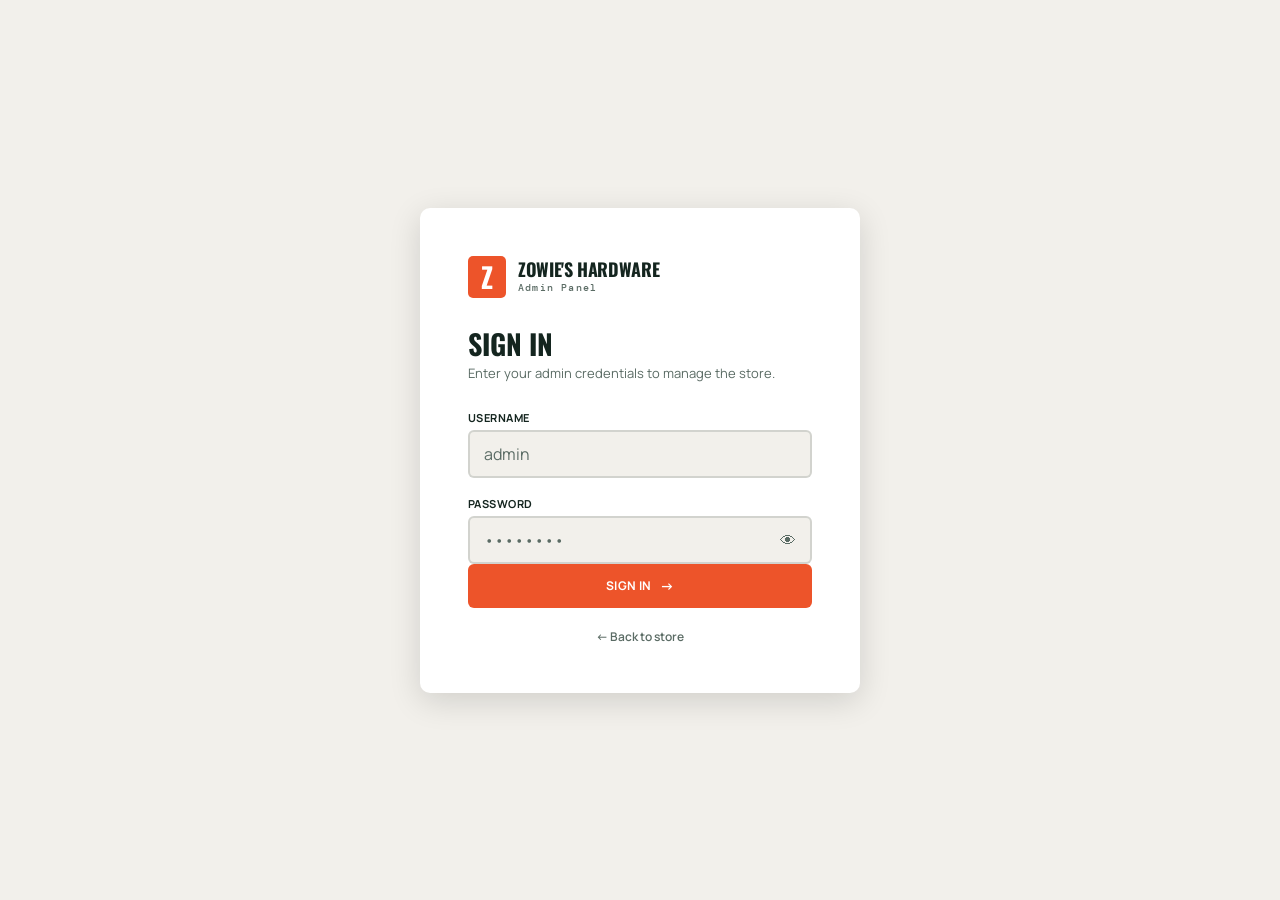
<file: admin.html>
<!doctype html>
<html lang="en" data-theme="light">
  <head>
    <meta charset="UTF-8" />
    <meta name="viewport" content="width=device-width, initial-scale=1.0, viewport-fit=cover" />
    <meta name="robots" content="noindex, nofollow" />
    <title>Admin — Zowie's Hardware</title>
    <link rel="preconnect" href="https://fonts.googleapis.com" />
    <link rel="preconnect" href="https://fonts.gstatic.com" crossorigin />
    <link href="https://fonts.googleapis.com/css2?family=DM+Mono:wght@400;500&family=Manrope:wght@400;500;600;700;800&family=Oswald:wght@500;600;700&display=swap" rel="stylesheet" />
    <link rel="stylesheet" href="admin.css" />
  </head>
  <body>

    <!-- ══════════════════════════════════════════════════════════ -->
    <!--  LOGIN SCREEN                                              -->
    <!-- ══════════════════════════════════════════════════════════ -->
    <div id="login-screen" class="login-screen">
      <div class="login-card">
        <div class="login-logo">
          <span class="brand-mark">Z</span>
          <div>
            <strong>ZOWIE'S HARDWARE</strong>
            <small>Admin Panel</small>
          </div>
        </div>

        <h1>Sign In</h1>
        <p class="login-sub">Enter your admin credentials to manage the store.</p>

        <form id="login-form" novalidate>
          <div class="field-group">
            <label for="login-username">Username</label>
            <input id="login-username" type="text" placeholder="admin" autocomplete="username" required />
          </div>
          <div class="field-group">
            <label for="login-password">Password</label>
            <div class="password-wrap">
              <input id="login-password" type="password" placeholder="••••••••" autocomplete="current-password" required />
              <button type="button" class="show-pw-btn" id="show-pw-btn" aria-label="Show password">👁</button>
            </div>
          </div>
          <p id="login-error" class="login-error" hidden>Incorrect username or password.</p>
          <button type="submit" class="btn btn-primary btn-full" id="login-btn">
            Sign In <span>→</span>
          </button>
        </form>

        <a href="index.html" class="back-to-store">← Back to store</a>
      </div>
    </div>


    <!-- ══════════════════════════════════════════════════════════ -->
    <!--  DASHBOARD                                                 -->
    <!-- ══════════════════════════════════════════════════════════ -->
    <div id="dashboard" class="dashboard" hidden>

      <!-- Sidebar -->
      <aside class="sidebar" id="sidebar">
        <div class="sidebar-brand">
          <span class="brand-mark">Z</span>
          <div>
            <strong>ZOWIE'S</strong>
            <small>Admin</small>
          </div>
        </div>

        <nav class="sidebar-nav">
          <button class="nav-item active" data-section="catalogue">
            <span class="nav-icon">🛒</span> Catalogue
          </button>
          <button class="nav-item" data-section="add-item">
            <span class="nav-icon">➕</span> Add Item
          </button>
          <button class="nav-item" data-section="stats">
            <span class="nav-icon">📊</span> Overview
          </button>
        </nav>

        <div class="sidebar-footer">
          <a href="index.html" class="nav-item nav-link" target="_blank">
            <span class="nav-icon">🌐</span> View Store
          </a>
          <button class="nav-item nav-danger" id="logout-btn">
            <span class="nav-icon">🔓</span> Sign Out
          </button>
        </div>
      </aside>

      <!-- Mobile top bar -->
      <div class="admin-topbar">
        <button class="topbar-menu-btn" id="topbar-menu-btn" aria-label="Toggle menu">☰</button>
        <span class="topbar-title">Zowie's Admin</span>
        <button class="btn btn-sm btn-ghost" id="topbar-logout">Sign Out</button>
      </div>

      <!-- Main content -->
      <main class="admin-main" id="admin-main">

        <!-- ─── SECTION: CATALOGUE ─────────────────────────────── -->
        <section id="section-catalogue" class="admin-section active">
          <div class="section-header">
            <div>
              <h2>Product Catalogue</h2>
              <p class="section-desc">Manage all items sold in your store. Changes appear on the store page immediately.</p>
            </div>
            <div class="section-header-actions">
              <input id="admin-search" type="search" class="admin-search" placeholder="Search products…" autocomplete="off" />
              <div class="filter-row">
                <select id="admin-cat-filter" class="admin-select">
                  <option value="all">All Categories</option>
                </select>
                <select id="admin-stock-filter" class="admin-select">
                  <option value="all">All Stock</option>
                  <option value="instock">In Stock</option>
                  <option value="outofstock">Out of Stock</option>
                </select>
              </div>
            </div>
          </div>

          <!-- Stats bar -->
          <div class="catalogue-stats">
            <div class="stat-pill"><span id="stat-total">0</span> Total</div>
            <div class="stat-pill stat-green"><span id="stat-instock">0</span> In Stock</div>
            <div class="stat-pill stat-red"><span id="stat-outofstock">0</span> Out of Stock</div>
          </div>

          <!-- Product table -->
          <div class="table-wrap">
            <table class="product-table" id="product-table">
              <thead>
                <tr>
                  <th>Item</th>
                  <th>Category</th>
                  <th class="col-price">Price</th>
                  <th class="col-stock">Stock</th>
                  <th class="col-actions">Actions</th>
                </tr>
              </thead>
              <tbody id="product-tbody">
                <!-- Rows injected by JS -->
              </tbody>
            </table>
            <div id="catalogue-empty" class="empty-state" hidden>
              <span>📭</span>
              <p>No products found.</p>
            </div>
          </div>

          <!-- Danger zone -->
          <div class="danger-zone">
            <p><strong>⚠ Reset Catalogue</strong> — Restores all products to factory defaults. This cannot be undone.</p>
            <button class="btn btn-danger" id="reset-catalogue-btn">Reset to Defaults</button>
          </div>
        </section>


        <!-- ─── SECTION: ADD ITEM ──────────────────────────────── -->
        <section id="section-add-item" class="admin-section" hidden>
          <div class="section-header">
            <div>
              <h2 id="item-form-title">Add New Item</h2>
              <p class="section-desc" id="item-form-desc">Fill in the details below to add a product to the store catalogue.</p>
            </div>
          </div>

          <div class="form-card">
            <form id="item-form" novalidate>
              <input type="hidden" id="edit-item-id" value="" />

              <div class="form-grid">
                <div class="field-group">
                  <label for="item-name">Product Name <span class="req">*</span></label>
                  <input id="item-name" type="text" placeholder="e.g. Cement Bag 50kg" required />
                </div>
                <div class="field-group">
                  <label for="item-category">Category <span class="req">*</span></label>
                  <select id="item-category" required>
                    <!-- Populated by JS -->
                  </select>
                </div>
                <div class="field-group">
                  <label for="item-price">Price (R) <span class="req">*</span></label>
                  <input id="item-price" type="number" min="0" step="0.01" placeholder="0.00" required />
                </div>
                <div class="field-group">
                  <label for="item-emoji">Emoji Icon</label>
                  <input id="item-emoji" type="text" placeholder="e.g. 🧱" maxlength="4" />
                  <p class="field-hint">Single emoji shown on the product card.</p>
                </div>
                <div class="field-group field-group-full">
                  <label for="item-description">Description</label>
                  <textarea id="item-description" rows="3" placeholder="Brief product description shown on the store card…"></textarea>
                </div>
                <div class="field-group">
                  <label>Stock Status</label>
                  <div class="toggle-row">
                    <label class="toggle-switch">
                      <input type="checkbox" id="item-instock" checked />
                      <span class="toggle-track"></span>
                    </label>
                    <span id="stock-label">In Stock</span>
                  </div>
                </div>
              </div>

              <div class="form-actions">
                <button type="submit" class="btn btn-primary" id="item-submit-btn">
                  Add to Catalogue <span>→</span>
                </button>
                <button type="button" class="btn btn-ghost" id="item-cancel-btn" hidden>
                  Cancel Edit
                </button>
              </div>

              <div id="item-form-feedback" class="form-feedback" hidden></div>
            </form>
          </div>
        </section>


        <!-- ─── SECTION: OVERVIEW ──────────────────────────────── -->
        <section id="section-stats" class="admin-section" hidden>
          <div class="section-header">
            <div>
              <h2>Store Overview</h2>
              <p class="section-desc">A quick snapshot of your current catalogue.</p>
            </div>
          </div>

          <div class="overview-grid" id="overview-grid">
            <!-- Populated by JS -->
          </div>

          <div class="overview-by-cat">
            <h3>Products by Category</h3>
            <div id="cat-breakdown" class="cat-breakdown">
              <!-- Populated by JS -->
            </div>
          </div>
        </section>

      </main>
    </div><!-- /dashboard -->


    <!-- ══════════════════════════════════════════════════════════ -->
    <!--  EDIT PRICE INLINE MODAL                                   -->
    <!-- ══════════════════════════════════════════════════════════ -->
    <div id="price-modal" class="modal-overlay" hidden role="dialog" aria-modal="true" aria-label="Edit price">
      <div class="modal-box">
        <button class="modal-close" id="price-modal-close" aria-label="Close">✕</button>
        <h3>Edit Price</h3>
        <p id="price-modal-name" class="modal-product-name"></p>
        <div class="field-group">
          <label for="price-modal-input">New Price (R) <span class="req">*</span></label>
          <input id="price-modal-input" type="number" min="0" step="0.01" placeholder="0.00" />
        </div>
        <div class="modal-actions">
          <button class="btn btn-primary" id="price-modal-save">Save Price</button>
          <button class="btn btn-ghost" id="price-modal-cancel">Cancel</button>
        </div>
      </div>
    </div>


    <!-- ══════════════════════════════════════════════════════════ -->
    <!--  CONFIRM DELETE MODAL                                      -->
    <!-- ══════════════════════════════════════════════════════════ -->
    <div id="delete-modal" class="modal-overlay" hidden role="dialog" aria-modal="true" aria-label="Confirm delete">
      <div class="modal-box">
        <button class="modal-close" id="delete-modal-close" aria-label="Close">✕</button>
        <div class="modal-danger-icon">🗑️</div>
        <h3>Delete Product?</h3>
        <p>You are about to remove <strong id="delete-product-name"></strong> from the catalogue. This cannot be undone.</p>
        <div class="modal-actions">
          <button class="btn btn-danger" id="delete-confirm-btn">Yes, Delete</button>
          <button class="btn btn-ghost" id="delete-cancel-btn">Cancel</button>
        </div>
      </div>
    </div>


    <!-- Toast notification -->
    <div id="toast" class="toast" aria-live="polite" aria-atomic="true" hidden></div>

    <script src="catalogue.js"></script>
    <script src="admin.js"></script>
  </body>
</html>
</file>
<file: admin.css>
/* ══════════════════════════════════════════════════════════════════════════
   admin.css — Zowie's Hardware Admin Panel
   ══════════════════════════════════════════════════════════════════════════ */

/* ── Tokens ──────────────────────────────────────────────────────────────── */
:root {
  --orange:    #ed542a;
  --orange-dk: #c63f18;
  --green:     #25d366;
  --red:       #d93025;
  --red-dk:    #b02318;

  --bg:        #f2f0eb;
  --bg-card:   #ffffff;
  --bg-alt:    #e8e4dd;
  --ink:       #14251f;
  --ink-muted: #5a6b64;
  --line:      rgba(20,37,31,.14);

  --sidebar-w:    240px;
  --topbar-h:     56px;
  --radius:       6px;
  --radius-lg:    10px;
  --shadow:       0 2px 12px rgba(0,0,0,.08);
  --shadow-lg:    0 8px 32px rgba(0,0,0,.14);
  --tap:          44px;

  --font-mono: "DM Mono", monospace;
  --font-sans: Manrope, Arial, sans-serif;
  --font-head: Oswald, sans-serif;
}

[data-theme="dark"] {
  --bg:        #111a17;
  --bg-card:   #1e2e28;
  --bg-alt:    #1c2820;
  --ink:       #e8ede9;
  --ink-muted: #8aada0;
  --line:      rgba(255,255,255,.10);
  --shadow:    0 2px 12px rgba(0,0,0,.35);
  --shadow-lg: 0 8px 32px rgba(0,0,0,.50);
}

/* ── Reset ───────────────────────────────────────────────────────────────── */
*, *::before, *::after { box-sizing: border-box; margin: 0; padding: 0; }
html { font-size: 16px; overflow-x: hidden; }
body {
  font-family: var(--font-sans);
  background: var(--bg);
  color: var(--ink);
  min-height: 100vh;
  overflow-x: hidden;
  transition: background .3s, color .3s;
}
img { display: block; max-width: 100%; }
button { font-family: inherit; cursor: pointer; }
a { color: var(--orange); }
:focus-visible { outline: 3px solid var(--orange); outline-offset: 2px; border-radius: 3px; }
.sr-only { position: absolute; width: 1px; height: 1px; overflow: hidden; clip: rect(0,0,0,0); }

/* ══════════════════════════════════════════════════════════════════════════
   BUTTONS
   ══════════════════════════════════════════════════════════════════════════ */
.btn {
  display: inline-flex;
  align-items: center;
  justify-content: center;
  gap: 8px;
  padding: 10px 20px;
  min-height: var(--tap);
  font: 700 12px/1 var(--font-sans);
  text-transform: uppercase;
  letter-spacing: .04em;
  border: none;
  border-radius: var(--radius);
  text-decoration: none;
  transition: opacity .15s, transform .1s, background .2s;
  white-space: nowrap;
}
.btn:hover { opacity: .88; }
.btn:active { transform: scale(.97); }
.btn span { font-size: 14px; }

.btn-primary  { background: var(--orange); color: #fff; }
.btn-primary:hover { background: var(--orange-dk); opacity: 1; }
.btn-ghost    { background: var(--bg-alt); color: var(--ink); border: 1px solid var(--line); }
.btn-ghost:hover { background: var(--line); opacity: 1; }
.btn-danger   { background: var(--red); color: #fff; }
.btn-danger:hover { background: var(--red-dk); opacity: 1; }
.btn-full     { width: 100%; }
.btn-sm       { padding: 6px 14px; min-height: 34px; font-size: 11px; }
.btn-icon     { padding: 8px; min-width: var(--tap); min-height: var(--tap); }

/* ══════════════════════════════════════════════════════════════════════════
   LOGIN SCREEN
   ══════════════════════════════════════════════════════════════════════════ */
.login-screen {
  min-height: 100vh;
  display: flex;
  align-items: center;
  justify-content: center;
  padding: 24px 16px;
  background: var(--bg);
}

.login-card {
  background: var(--bg-card);
  border-radius: var(--radius-lg);
  padding: clamp(32px, 5vw, 48px) clamp(24px, 5vw, 48px);
  width: min(440px, 100%);
  box-shadow: var(--shadow-lg);
}

.login-logo {
  display: flex;
  align-items: center;
  gap: 12px;
  margin-bottom: 32px;
}
.login-logo strong {
  display: block;
  font: 700 18px/1 var(--font-head);
  letter-spacing: -.02em;
  text-transform: uppercase;
  color: var(--ink);
}
.login-logo small {
  display: block;
  font: 500 10px var(--font-mono);
  letter-spacing: .12em;
  color: var(--ink-muted);
  margin-top: 3px;
}

.brand-mark {
  width: 38px;
  height: 42px;
  display: grid;
  place-items: center;
  background: var(--orange);
  color: #fff;
  font: 700 28px/1 var(--font-head);
  border-radius: 5px;
  flex-shrink: 0;
}

.login-card h1 {
  font: 700 28px/1 var(--font-head);
  color: var(--ink);
  text-transform: uppercase;
  margin-bottom: 6px;
}
.login-sub {
  font-size: 13px;
  color: var(--ink-muted);
  margin-bottom: 28px;
}

/* ── Field groups ────────────────────────────────────────────────────────── */
.field-group {
  display: flex;
  flex-direction: column;
  gap: 5px;
  margin-bottom: 18px;
}
.field-group:last-of-type { margin-bottom: 0; }
.field-group label {
  font: 700 11px var(--font-sans);
  color: var(--ink);
  text-transform: uppercase;
  letter-spacing: .04em;
}
.req { color: var(--orange); }
.field-hint { font-size: 11px; color: var(--ink-muted); margin-top: 3px; }

.field-group input,
.field-group select,
.field-group textarea {
  border: 2px solid var(--line);
  border-radius: var(--radius);
  background: var(--bg);
  color: var(--ink);
  font: 14px var(--font-sans);
  font-size: max(16px, 14px);   /* iOS no-zoom */
  padding: 11px 14px;
  outline: none;
  min-height: var(--tap);
  transition: border-color .2s, background .3s;
  width: 100%;
}
.field-group textarea { resize: vertical; min-height: 88px; }
.field-group input::placeholder,
.field-group textarea::placeholder { color: var(--ink-muted); }
.field-group input:focus,
.field-group select:focus,
.field-group textarea:focus { border-color: var(--orange); }
.field-group select { cursor: pointer; }

.password-wrap { position: relative; }
.password-wrap input { padding-right: 46px; }
.show-pw-btn {
  position: absolute;
  top: 50%; right: 12px;
  transform: translateY(-50%);
  border: none;
  background: none;
  font-size: 16px;
  color: var(--ink-muted);
  padding: 4px;
  line-height: 1;
  transition: color .2s;
}
.show-pw-btn:hover { color: var(--orange); }

.login-error {
  background: #fde8e6;
  color: var(--red);
  border: 1px solid #f5c0bb;
  border-radius: var(--radius);
  padding: 10px 14px;
  font-size: 13px;
  margin-bottom: 16px;
}
.login-error[hidden] { display: none; }

.back-to-store {
  display: block;
  text-align: center;
  margin-top: 20px;
  font: 600 12px var(--font-sans);
  color: var(--ink-muted);
  text-decoration: none;
  transition: color .2s;
}
.back-to-store:hover { color: var(--orange); }

/* ══════════════════════════════════════════════════════════════════════════
   DASHBOARD LAYOUT
   ══════════════════════════════════════════════════════════════════════════ */
.dashboard {
  display: flex;
  min-height: 100vh;
}
.dashboard[hidden] { display: none; }

/* ── Sidebar ─────────────────────────────────────────────────────────────── */
.sidebar {
  width: var(--sidebar-w);
  flex-shrink: 0;
  background: var(--ink);
  display: flex;
  flex-direction: column;
  position: sticky;
  top: 0;
  height: 100vh;
  overflow-y: auto;
  transition: background .3s, transform .3s;
  z-index: 200;
}

.sidebar-brand {
  display: flex;
  align-items: center;
  gap: 10px;
  padding: 20px 20px 16px;
  border-bottom: 1px solid rgba(255,255,255,.1);
  margin-bottom: 8px;
}
.sidebar-brand strong {
  display: block;
  font: 700 16px/1 var(--font-head);
  color: #fff;
  letter-spacing: -.02em;
  text-transform: uppercase;
}
.sidebar-brand small {
  font: 500 9px var(--font-mono);
  color: rgba(255,255,255,.5);
  letter-spacing: .12em;
  display: block;
  margin-top: 2px;
}

.sidebar-nav {
  flex: 1;
  padding: 8px 12px;
  display: flex;
  flex-direction: column;
  gap: 3px;
}

.nav-item {
  display: flex;
  align-items: center;
  gap: 10px;
  padding: 11px 14px;
  min-height: var(--tap);
  border: none;
  background: transparent;
  color: rgba(255,255,255,.65);
  font: 600 13px var(--font-sans);
  border-radius: var(--radius);
  text-align: left;
  text-decoration: none;
  transition: background .2s, color .2s;
  cursor: pointer;
  width: 100%;
}
.nav-item:hover { background: rgba(255,255,255,.1); color: #fff; }
.nav-item.active { background: var(--orange); color: #fff; }
.nav-icon { font-size: 16px; flex-shrink: 0; }

.sidebar-footer {
  padding: 10px 12px 20px;
  border-top: 1px solid rgba(255,255,255,.1);
  display: flex;
  flex-direction: column;
  gap: 3px;
  margin-top: 8px;
}
.nav-danger:hover { background: rgba(217,48,37,.3) !important; color: #ff8a80 !important; }

/* ── Mobile topbar (hidden on desktop) ─────────────────────────────────── */
.admin-topbar {
  display: none;
  align-items: center;
  justify-content: space-between;
  padding: 0 16px;
  height: var(--topbar-h);
  background: var(--ink);
  color: #fff;
  position: sticky;
  top: 0;
  z-index: 210;
}
.topbar-menu-btn {
  border: none; background: none;
  color: #fff; font-size: 22px;
  min-width: var(--tap); min-height: var(--tap);
  display: flex; align-items: center; justify-content: center;
  border-radius: 4px;
  transition: background .2s;
}
.topbar-menu-btn:hover { background: rgba(255,255,255,.15); }
.topbar-title { font: 700 15px var(--font-head); text-transform: uppercase; letter-spacing: .04em; }

/* Mobile sidebar overlay */
.sidebar-overlay {
  display: none;
  position: fixed; inset: 0;
  background: rgba(0,0,0,.5);
  z-index: 195;
  backdrop-filter: blur(3px);
}
.sidebar-overlay.open { display: block; }

/* ── Main area ───────────────────────────────────────────────────────────── */
.admin-main {
  flex: 1;
  min-width: 0;
  overflow-y: auto;
  padding: clamp(20px, 3vw, 40px) clamp(16px, 3vw, 40px);
  display: flex;
  flex-direction: column;
  gap: 0;
}

/* ── Admin section ───────────────────────────────────────────────────────── */
.admin-section { display: none; }
.admin-section.active { display: block; }

.section-header {
  display: flex;
  justify-content: space-between;
  align-items: flex-start;
  flex-wrap: wrap;
  gap: 16px;
  margin-bottom: 24px;
}
.section-header h2 {
  font: 700 clamp(22px, 3vw, 30px)/1 var(--font-head);
  color: var(--ink);
  text-transform: uppercase;
  letter-spacing: -.02em;
}
.section-desc { font-size: 13px; color: var(--ink-muted); margin-top: 4px; }

.section-header-actions {
  display: flex;
  flex-direction: column;
  gap: 8px;
  align-items: flex-end;
}

/* ── Admin search ────────────────────────────────────────────────────────── */
.admin-search {
  border: 2px solid var(--line);
  border-radius: 24px;
  background: var(--bg-card);
  color: var(--ink);
  font: 13px var(--font-sans);
  font-size: max(16px, 13px);
  padding: 9px 16px;
  outline: none;
  min-height: var(--tap);
  min-width: 220px;
  transition: border-color .2s;
}
.admin-search:focus { border-color: var(--orange); }

.filter-row { display: flex; gap: 8px; flex-wrap: wrap; }
.admin-select {
  border: 2px solid var(--line);
  border-radius: var(--radius);
  background: var(--bg-card);
  color: var(--ink);
  font: 12px var(--font-sans);
  font-size: max(16px, 12px);
  padding: 7px 12px;
  outline: none;
  min-height: var(--tap);
  cursor: pointer;
  transition: border-color .2s;
}
.admin-select:focus { border-color: var(--orange); }

/* ── Catalogue stats ─────────────────────────────────────────────────────── */
.catalogue-stats {
  display: flex;
  gap: 10px;
  margin-bottom: 20px;
  flex-wrap: wrap;
}
.stat-pill {
  background: var(--bg-card);
  border: 1px solid var(--line);
  border-radius: 20px;
  padding: 6px 14px;
  font: 700 12px var(--font-mono);
  color: var(--ink-muted);
  display: flex;
  align-items: center;
  gap: 6px;
}
.stat-pill span { color: var(--ink); font-size: 15px; }
.stat-green span { color: #1d8a3c; }
.stat-red span   { color: var(--red); }

/* ── Product table ───────────────────────────────────────────────────────── */
.table-wrap {
  background: var(--bg-card);
  border-radius: var(--radius-lg);
  box-shadow: var(--shadow);
  overflow-x: auto;
  margin-bottom: 32px;
  -webkit-overflow-scrolling: touch;
}

.product-table {
  width: 100%;
  border-collapse: collapse;
  font-size: 13px;
}
.product-table th {
  padding: 12px 16px;
  text-align: left;
  font: 700 10px var(--font-mono);
  letter-spacing: .06em;
  text-transform: uppercase;
  color: var(--ink-muted);
  border-bottom: 2px solid var(--line);
  white-space: nowrap;
  background: var(--bg-alt);
}
.product-table td {
  padding: 12px 16px;
  border-bottom: 1px solid var(--line);
  vertical-align: middle;
  color: var(--ink);
}
.product-table tbody tr:last-child td { border-bottom: 0; }
.product-table tbody tr:hover td { background: var(--bg-alt); }

/* Product name cell */
.td-product {
  display: flex;
  align-items: center;
  gap: 10px;
}
.td-emoji {
  font-size: 22px;
  flex-shrink: 0;
  line-height: 1;
}
.td-name { font-weight: 700; color: var(--ink); }
.td-desc { font-size: 11px; color: var(--ink-muted); margin-top: 2px; max-width: 280px; }

.col-price   { width: 120px; }
.col-stock   { width: 110px; }
.col-actions { width: 140px; }

/* Inline price display */
.price-display {
  display: flex;
  align-items: center;
  gap: 6px;
}
.price-value {
  font: 700 14px var(--font-head);
  color: var(--orange);
}
.btn-edit-price {
  border: none;
  background: var(--bg-alt);
  border-radius: 4px;
  padding: 4px 8px;
  font: 700 10px var(--font-mono);
  color: var(--ink-muted);
  cursor: pointer;
  transition: background .2s, color .2s;
  min-height: 28px;
}
.btn-edit-price:hover { background: var(--orange); color: #fff; }

/* Stock badge */
.stock-badge {
  display: inline-flex;
  align-items: center;
  gap: 5px;
  padding: 4px 10px;
  border-radius: 20px;
  font: 700 10px var(--font-mono);
  letter-spacing: .04em;
  cursor: pointer;
  border: none;
  transition: opacity .15s;
  white-space: nowrap;
}
.stock-badge:hover { opacity: .8; }
.stock-badge.in-stock  { background: #d4edda; color: #1d6a35; }
.stock-badge.out-stock { background: #fde8e6; color: var(--red); }

[data-theme="dark"] .stock-badge.in-stock  { background: #1a3f28; color: #6ed895; }
[data-theme="dark"] .stock-badge.out-stock { background: #3a1a18; color: #f4897b; }

/* Action buttons */
.action-btns {
  display: flex;
  gap: 6px;
  align-items: center;
}
.btn-edit, .btn-delete {
  border: none;
  border-radius: var(--radius);
  padding: 6px 12px;
  font: 700 10px var(--font-mono);
  cursor: pointer;
  min-height: 32px;
  transition: background .2s;
}
.btn-edit   { background: var(--bg-alt); color: var(--ink); }
.btn-edit:hover { background: var(--orange); color: #fff; }
.btn-delete { background: var(--bg-alt); color: var(--ink-muted); }
.btn-delete:hover { background: var(--red); color: #fff; }

/* Empty state */
.empty-state {
  text-align: center;
  padding: 48px 24px;
  color: var(--ink-muted);
}
.empty-state span { font-size: 44px; display: block; margin-bottom: 12px; }
.empty-state p    { font-size: 14px; }
.empty-state[hidden] { display: none; }

/* ── Danger zone ─────────────────────────────────────────────────────────── */
.danger-zone {
  border: 2px solid var(--red);
  border-radius: var(--radius-lg);
  padding: 20px 24px;
  display: flex;
  justify-content: space-between;
  align-items: center;
  gap: 16px;
  flex-wrap: wrap;
  background: #fff5f5;
}
[data-theme="dark"] .danger-zone { background: #2a1515; }
.danger-zone p { font-size: 13px; color: var(--ink); margin: 0; flex: 1; }
.danger-zone strong { color: var(--red); }

/* ══════════════════════════════════════════════════════════════════════════
   ADD / EDIT ITEM FORM
   ══════════════════════════════════════════════════════════════════════════ */
.form-card {
  background: var(--bg-card);
  border-radius: var(--radius-lg);
  padding: clamp(20px, 3vw, 36px) clamp(16px, 3vw, 32px);
  box-shadow: var(--shadow);
  max-width: 780px;
}

.form-grid {
  display: grid;
  grid-template-columns: 1fr 1fr;
  gap: 0 24px;
}
.field-group-full { grid-column: 1 / -1; }

.toggle-row {
  display: flex;
  align-items: center;
  gap: 12px;
  padding: 8px 0;
}
.toggle-switch { position: relative; display: inline-block; width: 46px; height: 26px; flex-shrink: 0; }
.toggle-switch input { opacity: 0; width: 0; height: 0; }
.toggle-track {
  position: absolute; inset: 0;
  background: var(--bg-alt);
  border-radius: 13px;
  border: 2px solid var(--line);
  transition: background .2s, border-color .2s;
  cursor: pointer;
}
.toggle-track::before {
  content: "";
  position: absolute;
  width: 18px; height: 18px;
  left: 2px; top: 2px;
  border-radius: 50%;
  background: var(--ink-muted);
  transition: transform .2s, background .2s;
}
.toggle-switch input:checked + .toggle-track { background: #d4edda; border-color: #2ea44f; }
.toggle-switch input:checked + .toggle-track::before { transform: translateX(20px); background: #2ea44f; }
#stock-label { font: 600 13px var(--font-sans); color: var(--ink-muted); }

.form-actions {
  display: flex;
  gap: 12px;
  flex-wrap: wrap;
  padding-top: 20px;
  border-top: 1px solid var(--line);
  margin-top: 8px;
}

.form-feedback {
  margin-top: 14px;
  padding: 12px 16px;
  border-radius: var(--radius);
  font-size: 13px;
  font-weight: 600;
}
.form-feedback[hidden] { display: none; }
.form-feedback.success { background: #d4edda; color: #1d6a35; border: 1px solid #a3d5b0; }
.form-feedback.error   { background: #fde8e6; color: var(--red); border: 1px solid #f5c0bb; }

/* ══════════════════════════════════════════════════════════════════════════
   OVERVIEW SECTION
   ══════════════════════════════════════════════════════════════════════════ */
.overview-grid {
  display: grid;
  grid-template-columns: repeat(auto-fill, minmax(180px, 1fr));
  gap: 16px;
  margin-bottom: 36px;
}
.overview-card {
  background: var(--bg-card);
  border-radius: var(--radius-lg);
  padding: 22px 20px;
  box-shadow: var(--shadow);
  text-align: center;
}
.overview-card .ov-value {
  font: 700 clamp(28px, 4vw, 40px)/1 var(--font-head);
  color: var(--orange);
  display: block;
  margin-bottom: 6px;
}
.overview-card .ov-label {
  font: 500 11px var(--font-mono);
  color: var(--ink-muted);
  letter-spacing: .05em;
  text-transform: uppercase;
}

.overview-by-cat h3 {
  font: 700 18px var(--font-head);
  text-transform: uppercase;
  letter-spacing: -.02em;
  color: var(--ink);
  margin-bottom: 16px;
}
.cat-breakdown {
  display: grid;
  grid-template-columns: repeat(auto-fill, minmax(200px, 1fr));
  gap: 12px;
}
.cat-row {
  background: var(--bg-card);
  border-radius: var(--radius);
  padding: 14px 18px;
  box-shadow: var(--shadow);
  display: flex;
  justify-content: space-between;
  align-items: center;
  font-size: 13px;
}
.cat-row-name { font-weight: 700; color: var(--ink); }
.cat-row-count {
  background: var(--orange);
  color: #fff;
  font: 700 11px var(--font-mono);
  padding: 3px 10px;
  border-radius: 12px;
}

/* ══════════════════════════════════════════════════════════════════════════
   MODALS
   ══════════════════════════════════════════════════════════════════════════ */
.modal-overlay {
  position: fixed; inset: 0;
  z-index: 800;
  background: rgba(0,0,0,.55);
  display: flex;
  align-items: center;
  justify-content: center;
  padding: 20px;
  backdrop-filter: blur(4px);
}
.modal-overlay[hidden] { display: none; }

.modal-box {
  background: var(--bg-card);
  border-radius: var(--radius-lg);
  padding: 32px 28px;
  width: min(400px, 100%);
  box-shadow: var(--shadow-lg);
  position: relative;
  transition: background .3s;
}
.modal-close {
  position: absolute; top: 14px; right: 16px;
  border: none; background: none;
  font-size: 18px; color: var(--ink-muted);
  min-width: var(--tap); min-height: var(--tap);
  display: flex; align-items: center; justify-content: center;
  border-radius: 4px;
  transition: color .2s;
}
.modal-close:hover { color: var(--orange); }
.modal-box h3 {
  font: 700 20px var(--font-head);
  text-transform: uppercase;
  color: var(--ink);
  margin-bottom: 6px;
}
.modal-box p { font-size: 13px; color: var(--ink-muted); margin-bottom: 16px; }
.modal-product-name {
  font: 700 14px var(--font-sans);
  color: var(--orange);
  margin-bottom: 16px !important;
}
.modal-danger-icon { font-size: 44px; margin-bottom: 12px; }
.modal-actions {
  display: flex;
  gap: 10px;
  flex-wrap: wrap;
  margin-top: 20px;
}

/* ══════════════════════════════════════════════════════════════════════════
   TOAST
   ══════════════════════════════════════════════════════════════════════════ */
.toast {
  position: fixed;
  bottom: 24px;
  left: 50%;
  transform: translateX(-50%);
  background: var(--ink);
  color: #fff;
  padding: 12px 22px;
  border-radius: 24px;
  font: 600 13px var(--font-sans);
  box-shadow: var(--shadow-lg);
  z-index: 900;
  pointer-events: none;
  opacity: 0;
  transition: opacity .25s;
  white-space: nowrap;
  max-width: calc(100vw - 32px);
  text-align: center;
}
.toast.show  { opacity: 1; }
.toast[hidden] { display: none; }

/* ══════════════════════════════════════════════════════════════════════════
   RESPONSIVE
   ══════════════════════════════════════════════════════════════════════════ */
@media (max-width: 768px) {
  .sidebar {
    position: fixed;
    top: 0; left: 0;
    height: 100dvh; height: 100vh;
    transform: translateX(-100%);
    z-index: 200;
  }
  .sidebar.open { transform: translateX(0); }

  .admin-topbar { display: flex; }

  .admin-main { padding: 20px 16px; }

  .form-grid { grid-template-columns: 1fr; }
  .field-group-full { grid-column: unset; }

  .section-header { flex-direction: column; }
  .section-header-actions { align-items: stretch; width: 100%; }
  .admin-search { min-width: unset; width: 100%; }
  .filter-row { flex-wrap: nowrap; }
  .admin-select { flex: 1; }

  .col-price, .col-stock { display: none; }

  .danger-zone { flex-direction: column; align-items: flex-start; }
}

@media (max-width: 480px) {
  .overview-grid { grid-template-columns: 1fr 1fr; }
  .cat-breakdown { grid-template-columns: 1fr; }
  .modal-box { padding: 24px 18px; }
  .form-card { padding: 20px 16px; }
  .product-table th,
  .product-table td { padding: 10px 12px; }
}
</file>
